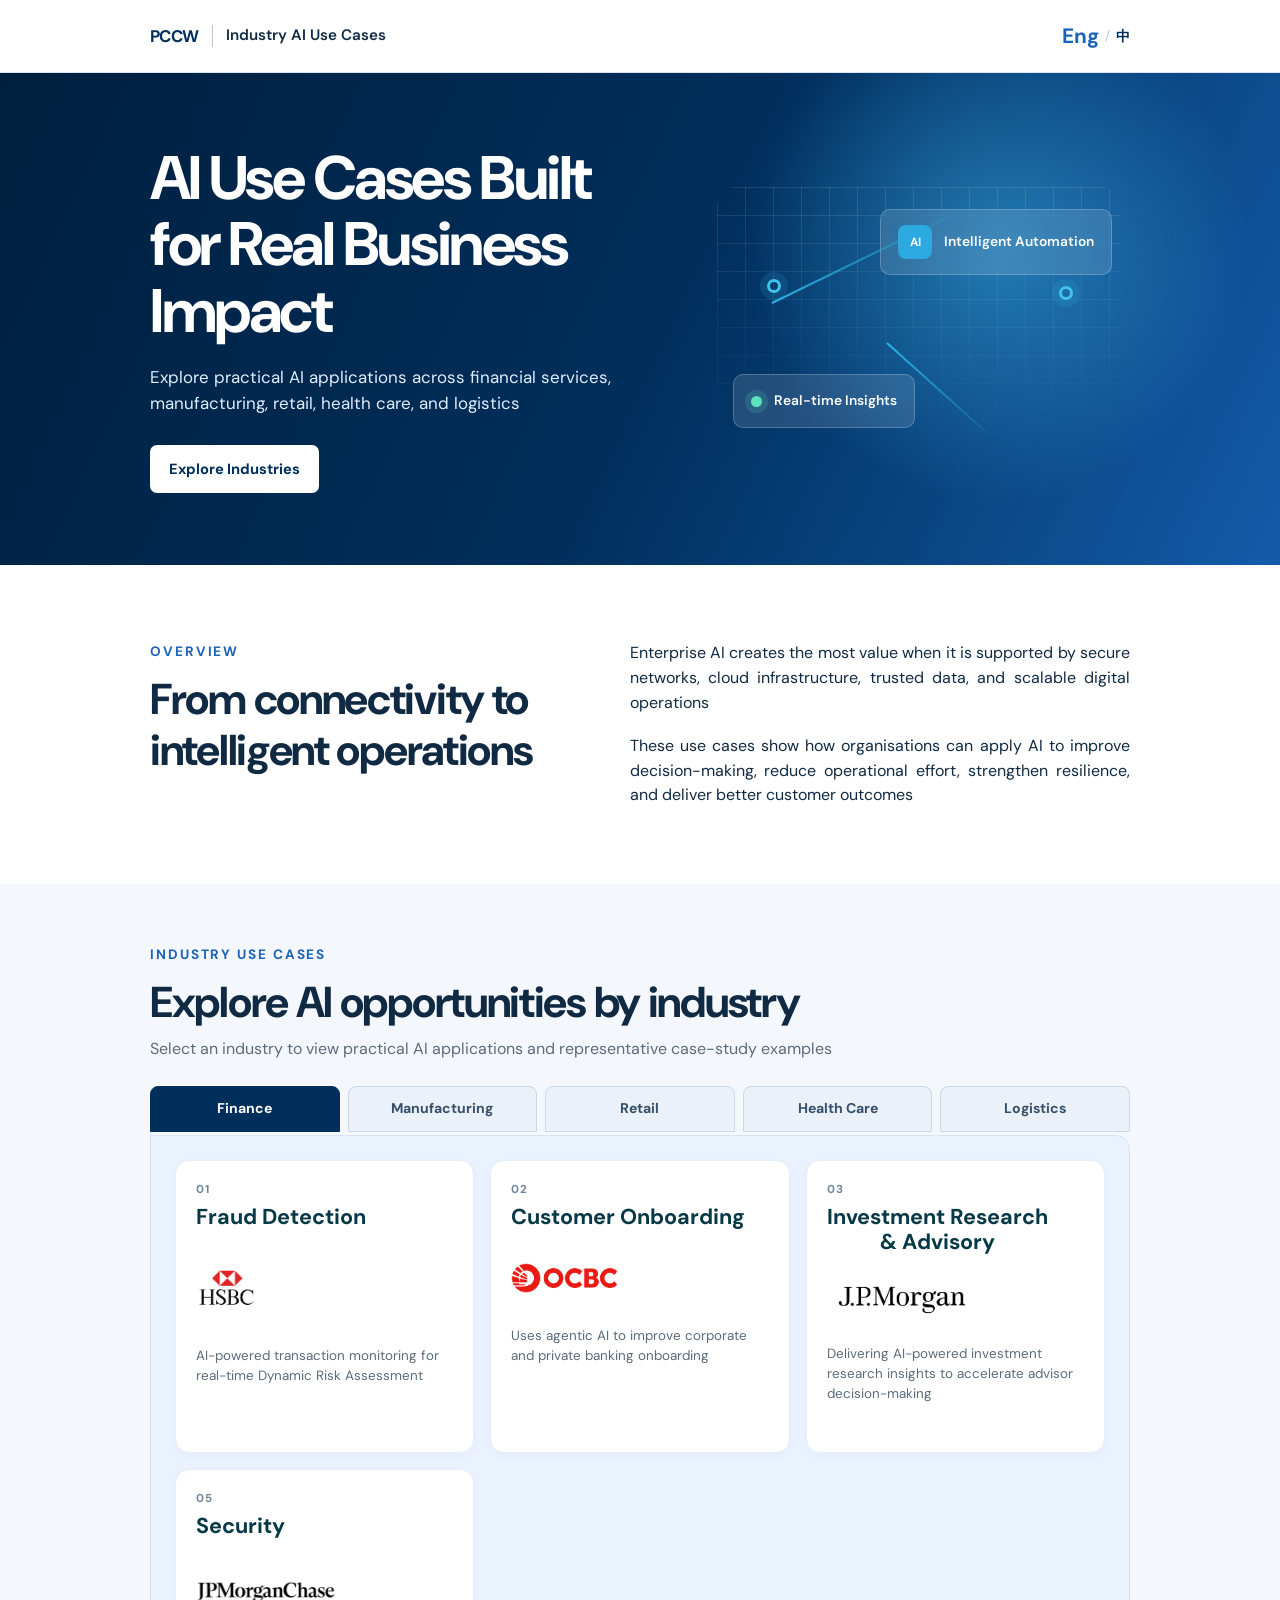
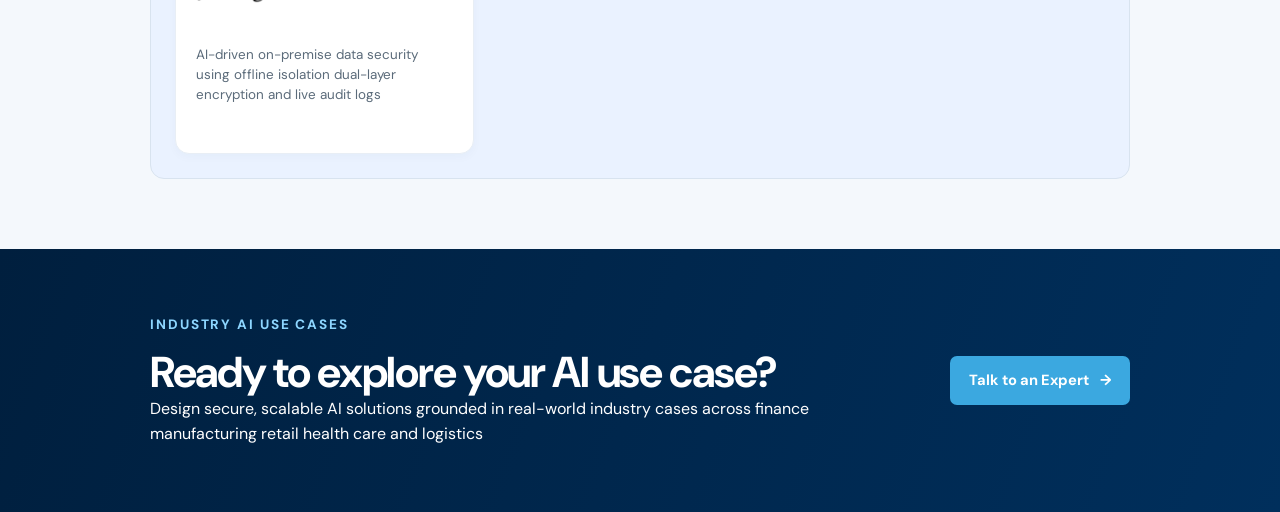
<file: index.html>
<!DOCTYPE html>
<html lang="en">
<head>
  <meta charset="UTF-8" />
  <meta name="viewport" content="width=device-width, initial-scale=1.0" />
  <title>PCCW | Industry AI Use Cases</title>

  <link rel="preconnect" href="https://fonts.googleapis.com">
  <link rel="preconnect" href="https://fonts.gstatic.com" crossorigin>
  <link
    href="https://fonts.googleapis.com/css2?family=DM+Sans:wght@400;500;600;700&display=swap"
    rel="stylesheet"
  >

  <link rel="stylesheet" href="Styling and JavaScript/Style.css">
</head>
<body>

  <header class="site-header">
    <div class="header-container">
      <a class="brand" href="#overview" aria-label="PCCW Industry AI Use Cases">
        <span class="brand-mark" id="brand-mark">PCCW</span>
        <span class="brand-divider"></span>
        <span class="brand-name" id="brand-name">Industry AI Use Cases</span>
      </a>

      <div class="header-toggle" aria-label="Language toggle">
        <button type="button" class="lang-toggle active" data-lang="en">Eng</button>
        <span class="lang-divider">/</span>
        <button type="button" class="lang-toggle" data-lang="zh">中</button>
      </div>
    </div>
  </header>

  <main>

<!-- HERO -->
    <section class="hero-section">
      <div class="hero-container">
        <div class="hero-content">
          
          <h1 data-text-en="AI Use Cases Built for Real Business Impact" data-text-zh="人工智慧應用案例，為業務創造實際成效">
            AI Use Cases Built for Real Business Impact
          </h1>

          <p class="hero-text" data-text-en="Explore practical AI applications across financial services, manufacturing, retail, health care, and logistics" data-text-zh="探索實用的人工智慧應用，涵蓋金融服務、製造、零售、醫療及物流">
            Explore practical AI applications across financial services,
            manufacturing, retail, health care, and logistics
          </p>

          <a class="primary-button" href="#industry" data-text-en="Explore Industries" data-text-zh="探索行業">
            Explore Industries <span>&rarr;</span>
          </a>
        </div>

        <div class="hero-visual" aria-hidden="true">
          <div class="visual-grid"></div>
          <div class="visual-card visual-card-one">
            <span class="visual-icon">AI</span>
            <span data-text-en="Intelligent Automation" data-text-zh="智能自動化">Intelligent Automation</span>
          </div>
          <div class="visual-card visual-card-two">
            <span class="visual-dot"></span>
            <span data-text-en="Real-time Insights" data-text-zh="即時洞察">Real-time Insights</span>
          </div>
          <div class="visual-line visual-line-one"></div>
          <div class="visual-line visual-line-two"></div>
          <div class="visual-circle visual-circle-one"></div>
          <div class="visual-circle visual-circle-two"></div>
        </div>
      </div>
    </section>

 <!-- OVERVIEW -->
    <section class="overview-section" id="overview">
      <div class="section-container overview-container">
        <div class="overview-heading">
          <p class="eyebrow" data-text-en="OVERVIEW" data-text-zh="概覽">OVERVIEW</p>
          <h2 class="overview-title" data-text-en="From connectivity to intelligent operations" data-text-zh="從連接到智能營運">
            From connectivity to intelligent operations
          </h2>
        </div>

        <div class="overview-content">
          <p data-text-en="Enterprise AI creates the most value when it is supported by secure networks, cloud infrastructure, trusted data, and scalable digital operations"
             data-text-zh="企業人工智慧在安全網絡、雲端基礎設施、可信數據與可擴展數碼營運的支援下，才能發揮最大價值">
            Enterprise AI creates the most value when it is supported by secure networks, cloud infrastructure, trusted data, and scalable digital operations
          </p>

          <p data-text-en="These use cases show how organisations can apply AI to improve decision-making, reduce operational effort, strengthen resilience, and deliver better customer outcomes"
             data-text-zh="這些案例展示了企業如何應用人工智慧來改善決策、減少營運工作量、加強韌性，並提升客戶體驗">
            These use cases show how organisations can apply AI to improve decision-making, reduce operational effort, strengthen resilience, and deliver better customer outcomes
          </p>
        </div>
      </div>
    </section>

<!-- INDUSTRY -->
    <section class="industry-section" id="industry">
      <div class="section-container">

        <div class="section-heading">
          <p class="eyebrow" data-text-en="INDUSTRY USE CASES" data-text-zh="行業應用案例">INDUSTRY USE CASES</p>
          <h2 data-text-en="Explore AI opportunities by industry" data-text-zh="按行業探索人工智慧應用">Explore AI opportunities by industry</h2>
          <p data-text-en="Select an industry to view practical AI applications and representative case-study examples"
             data-text-zh="選擇一個行業，查看實用的人工智慧應用與代表性案例">
            Select an industry to view practical AI applications and representative case-study examples.
          </p>
        </div>

        <div class="industry-tabs">
          <button class="industry-tab active" type="button" data-tab="finance" aria-selected="true" data-text-en="Finance" data-text-zh="金融">Finance</button>
          <button class="industry-tab" type="button" data-tab="manufacturing" aria-selected="false" data-text-en="Manufacturing" data-text-zh="製造">Manufacturing</button>
          <button class="industry-tab" type="button" data-tab="retail" aria-selected="false" data-text-en="Retail" data-text-zh="零售">Retail</button>
          <button class="industry-tab" type="button" data-tab="healthcare" aria-selected="false" data-text-en="Health Care" data-text-zh="醫療">Health Care</button>
          <button class="industry-tab" type="button" data-tab="logistics" aria-selected="false" data-text-en="Logistics" data-text-zh="物流">Logistics</button>
        </div>

        <div class="industry-panel-wrap">

<!-- Finance -->
    <div class="industry-panel active" data-panel="finance" id="finance-panel">
      <div class="case-grid case-grid--finance">
        
      
      <!-- Fraud Detection – HSBC -->
      <button
        class="case-card case-card--button"
        type="button"
        data-case="hsbc"
        aria-label="Open HSBC case study">
        <div class="case-card-top">
          <span class="case-number">01</span>
          <h3
            data-text-en="Fraud Detection"
            data-text-zh="詐騙偵測"
          >
            Fraud Detection
          </h3>
        </div>

        <div class="company-block company-block--hsbc">
          <img
            class="company-logo company-logo--hsbc"
            src="Company Logo/HSBC.jpeg"
            alt="HSBC logo"
          >
        </div>

        <div class="case-card-bottom">
          <p
            data-text-en="AI-powered transaction monitoring for real-time Dynamic Risk Assessment"
            data-text-zh="運用人工智慧交易監控，實現動態風險評估"
          >
            AI-powered transaction monitoring for real-time Dynamic Risk Assessment
          </p>
          <span
            class="case-link"
            data-text-en="View Case Study →"
            data-text-zh="查看案例 →"
          >
            View Case Study → <span>&rarr;</span>
          </span>
        </div>
      </button>

        
      <!-- Customer Onboarding – OCBC -->
      <button class="case-card case-card--button" type="button" data-case="ocbc" aria-label="Open OCBC case study">
        <div class="case-card-top">
          <span class="case-number">02</span>
          <h3 data-text-en="Customer Onboarding" data-text-zh="客戶開戶">
              Customer Onboarding
          </h3>
        </div>

        <div class="company-block company-block--logo">
          <img class="company-logo company-logo--ocbc" src="Company Logo/OCBC.png" alt="OCBC logo">
        </div>

        <div class="case-card-bottom">
          <p
            data-text-en="Uses agentic AI to improve corporate and private banking onboarding"
            data-text-zh="利用代理型人工智慧提升企業及私人銀行的開戶與入職體驗"
          >
            Uses agentic AI to improve corporate and private banking onboarding
          </p>
          <span class="case-link" data-text-en="View Case Study →" data-text-zh="查看案例 →">
              View Case Study → <span>&rarr;</span>
          </span>
        </div>
      </button>

      
      <!-- Investment Research & Advisory – Ask DAVID -->
      <button class="case-card case-card--button" type="button" data-case="david" aria-label="Open Ask DAVID case study">
        <div class="case-card-top">
          <span class="case-number">03</span>
          <h3 data-text-en="Investment Research<br>&amp; Advisory" data-text-zh="投資研究與顧問">
            Investment Research<br>&amp; Advisory
          </h3>
        </div>

        <div class="company-block company-block--logo">
          <img class="company-logo company-logo--jpmorgan" src="Company Logo/JPMorgan.png" alt="J.P. Morgan logo">
        </div>

        <div class="case-card-bottom">
          <p
            data-text-en="Delivering AI-powered investment research insights to accelerate advisor decision-making"
            data-text-zh="運用人工智慧提供精準投資研究洞察，加速顧問決策效率"
          >
            Delivering AI-powered investment research insights to accelerate advisor decision-making
          </p>
          <span class="case-link" data-text-en="View Case Study →" data-text-zh="查看案例 →">
            View Case Study → <span>&rarr;</span>
          </span>
        </div>
      </button>

     

      <!-- Security – JPMorgan × AWS -->
      <button class="case-card case-card--button" type="button" data-case="jpmorgan" aria-label="Open JPMorgan Chase case study">
        <div class="case-card-top">
          <span class="case-number">05</span>
          <h3 data-text-en="Security" data-text-zh="安全">
            Security
          </h3>
        </div>

        <div class="company-block company-block--logo">
          <img class="company-logo company-logo--aws" src="Company Logo/JPMorgan Chase.png" alt="JPMorgan Chase logo">
        </div>

        <div class="case-card-bottom">
          <p
            data-text-en="AI-driven on-premise data security using offline isolation dual-layer encryption and live audit logs"
            data-text-zh="以人工智慧驅動的本地數據安全方案 結合離線隔離 雙層加密及即時審計記錄"
          >
            AI-driven on-premise data security using offline isolation dual-layer encryption and live audit logs
          </p>
          <span class="case-link" data-text-en="View Case Study →" data-text-zh="查看案例 →">
            View Case Study → <span>&rarr;</span>
          </span>
        </div>
      </button>

    </div>
  </div>

<!-- MANUFACTURING -->
    <div class="industry-panel" data-panel="manufacturing" id="manufacturing-panel" hidden>
      <div class="case-grid case-grid--two">

        <!-- Mitsubishi Heavy Industries – Predictive Maintenance -->
        <button class="case-card case-card--button" type="button" data-case="mhi-maintenance">
          <div class="case-card-top">
            <span class="case-number">01</span>
            <h3
              data-text-en="Predictive Maintenance"
              data-text-zh="預測性維護"
            >
              Predictive Maintenance
            </h3>
          </div>

          <!-- Company block with language-specific logos -->
          <div class="company-block company-block--logo">
            <!-- English logo -->
            <img
              class="company-logo company-logo--mhi company-logo--en"
              src="Company Logo/Mitsubishi Heavy Industries (ENG) .jpeg"
              alt="Mitsubishi Heavy Industries logo"
            >
            <!-- Chinese logo -->
            <img
              class="company-logo company-logo--mhi company-logo--zh"
              src="Company Logo/Mitsubishi Heavy Industries (CHI).png"
              alt="三菱重工 標誌"
            >
          </div>

          <div class="case-card-bottom">
            <p
              data-text-en="AI-supported monitoring helps identify equipment risks before they affect operations."
              data-text-zh="人工智慧監測有助於在設備影響營運前識別風險"
            >
              AI-supported monitoring helps identify equipment risks before they affect operations.
            </p>
            <span
              class="case-link"
              data-text-en="View Case Study →"
              data-text-zh="查看案例 →"
            >
              View Case Study →<span>&rarr;</span>
            </span>
          </div>
        </button>

        <!-- Supply Chain Optimisation – WiAdvance -->
        <button class="case-card case-card--button" type="button" data-case="wiadvance-supply" aria-label="Open WiAdvance case study">
          <div class="case-card-top">
            <span class="case-number">02</span>
            <h3
              data-text-en="Supply Chain Optimisation"
              data-text-zh="供應鏈最佳化"
            >
              Supply Chain Optimisation
            </h3>
          </div>

          <!-- Company block with WiAdvance logo -->
          <div class="company-block company-block--logo">
            <img
              class="company-logo company-logo--wiadvance"
              src="Company Logo/WiAdvance.jpg"
              alt="WiAdvance logo"
            >
          </div>

          <div class="case-card-bottom">
            <p
              data-text-en="AI scheduling and optimisation improve production planning and resource allocation."
              data-text-zh="人工智慧排程及最佳化有助提升生產規劃與資源分配。"
            >
              AI scheduling and optimisation improve production planning and resource allocation.
            </p>
            <span
              class="case-link"
              data-text-en="View Case Study →"
              data-text-zh="查看案例 →"
            >
              View Case Study →<span>&rarr;</span>
            </span>
          </div>
        </button>

      </div>
    </div>

<!-- RETAIL -->
    <div class="industry-panel" data-panel="retail" id="retail-panel" hidden>
      <div class="case-grid case-grid--two">

        <!-- AWS – Customer Service Agents -->
        <button class="case-card case-card--button" type="button" data-case="aws-agents">
          <div class="case-card-top">
            <span class="case-number">01</span>
            <h3
              data-text-en="Customer Service Agents"
              data-text-zh="客戶服務代理"
            >
              Customer Service Agents
            </h3>
          </div>

          <!-- Company block with AWS logo -->
          <div class="company-block company-block--logo">
            <img
              class="company-logo company-logo--aws"
              src="Company Logo/AWS.png"
              alt="AWS logo"
            >
          </div>

          <div class="case-card-bottom">
            <p
              data-text-en="AI agents support customer-service representatives during live interactions"
              data-text-zh="人工智慧代理在即時互動中協助客戶服務人員"
            >
              AI agents support customer-service representatives during live interactions
            </p>
            <span
              class="case-link"
              data-text-en="View Case Study →"
              data-text-zh="查看案例 →"
            >
              View Case Study →<span>&rarr;</span>
            </span>
          </div>
        </button>

        <!-- Nike – Personalisation -->
        <button class="case-card case-card--button" type="button" data-case="nike-personalisation">
          <div class="case-card-top">
            <span class="case-number">02</span>
            <h3
              data-text-en="Personalisation"
              data-text-zh="個人化"
            >
              Personalisation
            </h3>
          </div>

          <!-- Company block with Nike logo -->
          <div class="company-block company-block--logo">
            <img
              class="company-logo company-logo--nike"
              src="Company Logo/Nike.jpg"
              alt="Nike logo"
            >
          </div>

          <div class="case-card-bottom">
            <p
              data-text-en="Use customer data and AI to create more relevant product experiences"
              data-text-zh="利用客戶數據及人工智慧提供更相關的產品體驗"
            >
              Use customer data and AI to create more relevant product experiences
            </p>
            <span
              class="case-link"
              data-text-en="View Case Study →"
              data-text-zh="查看案例 →"
            >
              View Case Study →<span>&rarr;</span>
            </span>
          </div>
        </button>

      </div>
    </div>


<!-- HEALTH CARE -->
    <div class="industry-panel" data-panel="healthcare" id="healthcare-panel" hidden>
      <div class="case-grid case-grid--two">

        <!-- Patient Engagement – Salesforce Health Cloud -->
        <button
          class="case-card case-card--button"
          type="button"
          data-case="salesforce-engagement"
          aria-label="Open Salesforce Health Cloud case study"
        >
          <div class="case-card-top">
            <span class="case-number">01</span>
            <h3
              data-text-en="Patient Engagement"
              data-text-zh="病人互動"
            >
              Patient Engagement
            </h3>
          </div>

          <!-- Company block with Salesforce Health Cloud logo -->
          <div class="company-block company-block--logo">
            <img
              class="company-logo company-logo--salesforce"
              src="Company Logo/Salesforce Health Cloud.jpg"
              alt="Salesforce Health Cloud logo"
            >
          </div>

          <div class="case-card-bottom">
            <p
              data-text-en="Connect patient information and engagement workflows across care journeys."
              data-text-zh="連接病人資料及照護流程中的互動工作流。"
            >
              Connect patient information and engagement workflows across care journeys.
            </p>
            <span
              class="case-link"
              data-text-en="View Case Study →"
              data-text-zh="查看案例 →"
            >
              View Case Study →<span>&rarr;</span>
            </span>
          </div>
        </button>

        <!-- Clinical Diagnostics – Proscia -->
        <button
          class="case-card case-card--button"
          type="button"
          data-case="prosaic-diagnostics"
          aria-label="Open Proscia case study"
        >
          <div class="case-card-top">
            <span class="case-number">02</span>
            <h3
              data-text-en="Clinical Diagnostics"
              data-text-zh="臨床診斷"
            >
              Clinical Diagnostics
            </h3>
          </div>

          <!-- Company block with Proscia logo -->
          <div class="company-block company-block--logo">
            <img
              class="company-logo company-logo--proscia"
              src="Company Logo/Proscia.png"
              alt="Proscia logo"
            >
          </div>

          <div class="case-card-bottom">
            <p
              data-text-en="AI supports clinical diagnostic workflows and medical decision support."
              data-text-zh="人工智慧支援臨床診斷流程與醫療決策。"
            >
              AI supports clinical diagnostic workflows and medical decision support.
            </p>
            <span
              class="case-link"
              data-text-en="View Case Study →"
              data-text-zh="查看案例 →"
            >
              View Case Study →<span>&rarr;</span>
            </span>
          </div>
        </button>

      </div>
    </div>

    <!-- LOGISTICS -->
    <div
      class="industry-panel"
      data-panel="logistics"
      id="logistics-panel"
      hidden
    >
      <div class="case-grid">

        <!-- UPS ROUTE OPTIMISATION -->
        <button
          class="case-card case-card--button"
          type="button"
          data-case="ups-orion"
          aria-label="Open UPS ORION case study"
        >
          <div class="case-card-top">
            <span class="case-number">01</span>

            <h3
              data-text-en="Route Optimisation"
              data-text-zh="路線最佳化"
            >
              Route Optimisation
            </h3>

          </div>

          <div class="company-block company-block--ups">
            <img
              class="company-logo company-logo--ups"
              src="Company Logo/UPS.png"
              alt="UPS logo"
              loading="lazy"
            >
          </div>

          <div class="case-card-bottom">
            <p
              data-text-en="AI-powered delivery route optimisation using traffic conditions, delivery commitments, package data, and real-time operational information."
              data-text-zh="運用人工智慧整合即時交通、送貨承諾、包裹資料及營運資訊，優化配送路線。"
            >
              AI-powered delivery route optimisation using traffic conditions,
              delivery commitments, package data, and real-time operational information.
            </p>

            <span
              class="case-link"
              data-text-en="View Case Study →"
              data-text-zh="查看案例 →"
            >
              View Case Study →
            </span>
          </div>
        </button>

        <!-- SAMSARA FLEET MONITORING -->
        <button
          class="case-card case-card--button"
          type="button"
          data-case="samsara-fleet"
          aria-label="Open Samsara fleet monitoring case study"
        >
          <div class="case-card-top">
            <span class="case-number">02</span>

            <h3
              data-text-en="Fleet Monitoring"
              data-text-zh="車隊監控"
            >
              Fleet Monitoring
            </h3>
          </div>

          <div class="company-block company-block--samsara">
            <img
              class="company-logo company-logo--samsara"
              src="Company Logo/Samsara.png"
              alt="Samsara logo"
              loading="lazy"
            >
          </div>

          <div class="case-card-bottom">
            <p
              data-text-en="AI-powered multi-camera fleet monitoring that improves vehicle visibility, detects hazards, and alerts drivers in real time."
              data-text-zh="透過人工智慧多鏡頭車隊監控，提升車輛視野、偵測道路風險，並即時提醒司機。"
            >
              AI-powered multi-camera fleet monitoring that improves vehicle visibility,
              detects hazards, and alerts drivers in real time.
            </p>

            <span
              class="case-link"
              data-text-en="View Case Study →"
              data-text-zh="查看案例 →"
            >
              View Case Study →
            </span>
          </div>
        </button>

      </div>
    </div>

          <!-- HSBC DETAIL -->
          <article class="case-detail case-detail--hsbc" data-detail="hsbc" hidden>
            <button type="button" class="back-button" data-text-en="← Back to Finance" data-text-zh="← 返回金融">
              ← Back to Finance
            </button>

            <div class="case-detail-intro case-detail-intro--hsbc">
              <p class="detail-kicker" data-text-en="HSBC × Google Cloud" data-text-zh="HSBC × Google Cloud">
                HSBC × Google Cloud
              </p>
              <h2
                data-text-en="Dynamic Risk Assessment Anti-Money Laundering AI Platform"
                data-text-zh="動態風險評估反洗錢人工智慧平台"
              >
                Dynamic Risk Assessment Anti-Money Laundering AI Platform
              </h2>
              <p
                data-text-en="Cloud-native Anti-Money Laundering monitoring deployed with Google Cloud"
                data-text-zh="與 Google Cloud 合作部署的雲端原生反洗錢監控平台"
              >
                Cloud-native Anti-Money Laundering monitoring deployed with Google Cloud
              </p>
            </div>

            <div class="benefit-grid benefit-grid--hsbc">
              <!-- Card 1 -->
              <div class="benefit-card benefit-card--hsbc">
                <div class="benefit-header">
                  <span class="benefit-number">01</span>
                  <h3 data-text-en="Anti-Money Laundering &amp; Fraud Detection" data-text-zh="反洗錢與詐騙偵測">
                    Anti-Money Laundering &amp; Fraud Detection
                  </h3>
                </div>
                <ul class="bullet-list">
                  <li data-text-en="Behavioral profiling replaces rigid rules" data-text-zh="行為輪廓分析取代僵化規則">
                    Behavioral profiling replaces rigid rules
                  </li>
                  <li data-text-en="Network analysis finds mule rings" data-text-zh="網絡分析識別車手集團">
                    Network analysis finds mule rings
                  </li>
                </ul>
              </div>

              <!-- Card 2 -->
              <div class="benefit-card benefit-card--hsbc">
                <div class="benefit-header">
                  <span class="benefit-number">02</span>
                  <h3 data-text-en="Cloud Analytics" data-text-zh="雲端分析">
                    Cloud Analytics
                  </h3>
                </div>
                <ul class="bullet-list">
                  <li data-text-en="80%＋ faster in 24-month lookbacks" data-text-zh="24個月加快 80% 以上回溯分析">
                    80%＋ faster in 24-month lookbacks
                  </li>
                  <li data-text-en="Elastic scaling handles global volume" data-text-zh="彈性擴展支援全球交易量">
                    Elastic scaling handles global volume
                  </li>
                </ul>
              </div>

              <!-- Card 3 -->
              <div class="benefit-card benefit-card--hsbc">
                <div class="benefit-header">
                  <span class="benefit-number">03</span>
                  <h3 data-text-en="Operational Efficiency" data-text-zh="營運效率">
                    Operational Efficiency
                  </h3>
                </div>
                <ul class="bullet-list">
                  <li data-text-en="Fewer false positives" data-text-zh="降低誤報">
                    Fewer false positives.
                  </li>
                  <li data-text-en="Clearer, faster Suspicious Activity Reports" data-text-zh="更清晰、更快速的可疑活動報告">
                    Clearer, faster Suspicious Activity Reports
                  </li>
                </ul>
              </div>
            </div>
          </article>

          <!-- OCBC DETAIL -->
          <article class="case-detail case-detail--ocbc" data-detail="ocbc" hidden>
            <button
              type="button"
              class="back-button"
              data-text-en="← Back to Finance"
              data-text-zh="← 返回金融"
            >
              ← Back to Finance
            </button>

            <div class="case-detail-intro case-detail-intro--ocbc">
              <p
                class="detail-kicker"
                data-text-en="OCBC"
                data-text-zh="OCBC"
              >
                OCBC
              </p>
              <h2
                data-text-en="HELIOS Agentic AI Onboarding Platform"
                data-text-zh="HELIOS 代理型人工智慧入職平台"
              >
                HELIOS Agentic AI Onboarding Platform
              </h2>
              <p
                data-text-en="Agentic AI for faster onboarding and ongoing surveillance"
                data-text-zh="以代理型人工智慧加速開戶並持續監控"
              >
                Agentic AI for faster onboarding and ongoing surveillance
              </p>
            </div>

            <div class="benefit-grid benefit-grid--ocbc">
              <!-- Card 1 -->
              <div class="benefit-card benefit-card--ocbc">
                <div class="benefit-header">
                  <span class="benefit-number">01</span>
                  <h3
                    data-text-en="Faster Onboarding"
                    data-text-zh="加速開戶"
                  >
                    Faster Onboarding
                  </h3>
                </div>
                <ul class="bullet-list">
                  <li
                    data-text-en="Cuts private banking onboarding to 15 business days"
                    data-text-zh="私人銀行開戶縮短至 15 個工作天"
                  >
                    Cuts private banking onboarding to 15 business days
                  </li>
                  <li
                    data-text-en="Simple cases can finish in 1 day"
                    data-text-zh="簡單個案最快 1 天完成"
                  >
                    Simple cases can finish in 1 day
                  </li>
                </ul>
              </div>

              <!-- Card 2 -->
              <div class="benefit-card benefit-card--ocbc">
                <div class="benefit-header">
                  <span class="benefit-number">02</span>
                  <h3
                    data-text-en="Front-Loaded Due Diligence"
                    data-text-zh="前置盡職調查"
                  >
                    Front-Loaded Due Diligence
                  </h3>
                </div>
                <ul class="bullet-list">
                  <li
                    data-text-en="Collects and verifies data before Relationship Manager engagement"
                    data-text-zh="在 Relationship Manager 接觸前先收集並驗證資料"
                  >
                    Collects and verifies data before Relationship Manager engagement
                  </li>
                  <li
                    data-text-en="Creates credit risk and source of wealth profiles early"
                    data-text-zh="提前建立信用風險與財富來源檔案"
                  >
                    Creates credit risk and source of wealth profiles early
                  </li>
                </ul>
              </div>

              <!-- Card 3 -->
              <div class="benefit-card benefit-card--ocbc">
                <div class="benefit-header">
                  <span class="benefit-number">03</span>
                  <h3
                    data-text-en="Smarter Compliance"
                    data-text-zh="智慧合規"
                  >
                    Smarter Compliance
                  </h3>
                </div>
                <ul class="bullet-list">
                  <li
                    data-text-en="Maps complex entities and relationships in minutes"
                    data-text-zh="數分鐘內完成複雜關聯圖譜分析"
                  >
                    Maps complex entities and relationships in minutes
                  </li>
                  <li
                    data-text-en="Continuously monitors risk after onboarding"
                    data-text-zh="開戶後持續監控風險"
                  >
                    Continuously monitors risk after onboarding
                  </li>
                </ul>
              </div>
            </div>
          </article>

          <!-- OCBC DETAIL -->
          <article class="case-detail case-detail--ocbc" data-detail="ocbc" hidden>
            <button
              type="button"
              class="back-button"
              data-text-en="← Back to Finance"
              data-text-zh="← 返回金融"
            >
              ← Back to Finance
            </button>

            <div class="case-detail-intro case-detail-intro--ocbc">
              <p
                class="detail-kicker"
                data-text-en="OCBC"
                data-text-zh="OCBC"
              >
                OCBC
              </p>
              <h2
                data-text-en="HELIOS Agentic AI Onboarding Platform"
                data-text-zh="HELIOS 代理型人工智慧入職平台"
              >
                HELIOS Agentic AI Onboarding Platform
              </h2>
              <p
                data-text-en="Agentic AI for faster onboarding and ongoing surveillance"
                data-text-zh="以代理型人工智慧加速開戶並持續監控"
              >
                Agentic AI for faster onboarding and ongoing surveillance
              </p>
            </div>

            <div class="benefit-grid benefit-grid--ocbc">
              <!-- Card 1 -->
              <div class="benefit-card benefit-card--ocbc">
                <div class="benefit-header">
                  <span class="benefit-number">01</span>
                  <h3
                    data-text-en="Faster Onboarding"
                    data-text-zh="加速開戶"
                  >
                    Faster Onboarding
                  </h3>
                </div>
                <ul class="bullet-list">
                  <li
                    data-text-en="Cuts private banking onboarding to 15 business days"
                    data-text-zh="私人銀行開戶縮短至 15 個工作天"
                  >
                    Cuts private banking onboarding to 15 business days
                  </li>
                  <li
                    data-text-en="Simple cases can finish in 1 day"
                    data-text-zh="簡單個案最快 1 天完成"
                  >
                    Simple cases can finish in 1 day
                  </li>
                </ul>
              </div>

              <!-- Card 2 -->
              <div class="benefit-card benefit-card--ocbc">
                <div class="benefit-header">
                  <span class="benefit-number">02</span>
                  <h3
                    data-text-en="Front-Loaded Due Diligence"
                    data-text-zh="前置盡職調查"
                  >
                    Front-Loaded Due Diligence
                  </h3>
                </div>
                <ul class="bullet-list">
                  <li
                    data-text-en="Collects and verifies data before Relationship Manager engagement"
                    data-text-zh="在 Relationship Manager 接觸前先收集並驗證資料"
                  >
                    Collects and verifies data before Relationship Manager engagement
                  </li>
                  <li
                    data-text-en="Creates credit risk and source of wealth profiles early"
                    data-text-zh="提前建立信用風險與財富來源檔案"
                  >
                    Creates credit risk and source of wealth profiles early
                  </li>
                </ul>
              </div>

              <!-- Card 3 -->
              <div class="benefit-card benefit-card--ocbc">
                <div class="benefit-header">
                  <span class="benefit-number">03</span>
                  <h3
                    data-text-en="Smarter Compliance"
                    data-text-zh="智慧合規"
                  >
                    Smarter Compliance
                  </h3>
                </div>
                <ul class="bullet-list">
                  <li
                    data-text-en="Maps complex entities and relationships in minutes"
                    data-text-zh="數分鐘內完成複雜關聯圖譜分析"
                  >
                    Maps complex entities and relationships in minutes
                  </li>
                  <li
                    data-text-en="Continuously monitors risk after onboarding"
                    data-text-zh="開戶後持續監控風險"
                  >
                    Continuously monitors risk after onboarding
                  </li>
                </ul>
              </div>
            </div>
          </article>

          <!-- ASK DAVID DETAIL -->
          <article class="case-detail case-detail--david" data-detail="david" hidden>
            <button
              type="button"
              class="back-button"
              data-text-en="← Back to Finance"
              data-text-zh="← 返回金融"
            >
              ← Back to Finance
            </button>

            <div class="case-detail-intro case-detail-intro--david">
              <p
                class="detail-kicker"
                data-text-en="J.P. Morgan Private Bank"
                data-text-zh="摩根大通私人銀行"
              >
                J.P. Morgan Private Bank
              </p>
              <h2
                data-text-en="Ask DAVID"
                data-text-zh="Ask DAVID"
              >
                Ask DAVID
              </h2>
              <p
                data-text-en="AI-Powered Domain-Specific Question Answering Agent for Investment Research & Advisory"
                data-text-zh="專為投資研究與顧問設計的領域專用人工智慧問答代理"
              >
                AI-Powered Domain-Specific Question Answering Agent for Investment Research & Advisory
              </p>
            </div>

            <div class="benefit-grid benefit-grid--david">
              <!-- Card 1 -->
              <div class="benefit-card benefit-card--david">
                <div class="benefit-header">
                  <span class="benefit-number">01</span>
                  <h3
                    data-text-en="Research Automation"
                    data-text-zh="研究自動化"
                  >
                    Research Automation
                  </h3>
                </div>
                <ul class="bullet-list">
                  <li
                    data-text-en="Queries structured and unstructured data"
                    data-text-zh="查詢結構化與非結構化資料"
                  >
                    Queries structured and unstructured data
                  </li>
                  <li
                    data-text-en="Speeds up complex investment questions"
                    data-text-zh="加速複雜投資問題回應"
                  >
                    Speeds up complex investment questions
                  </li>
                </ul>
              </div>

              <!-- Card 2 -->
              <div class="benefit-card benefit-card--david">
                <div class="benefit-header">
                  <span class="benefit-number">02</span>
                  <h3
                    data-text-en="Advisor Support"
                    data-text-zh="顧問支援"
                  >
                    Advisor Support
                  </h3>
                </div>
                <ul class="bullet-list">
                  <li
                    data-text-en="Gives instant analytics and reasoning in meetings"
                    data-text-zh="會議中即時提供分析與推理"
                  >
                    Gives instant analytics and reasoning in meetings
                  </li>
                  <li
                    data-text-en="Reduces wait time for presentations"
                    data-text-zh="縮短簡報等待時間"
                  >
                    Reduces wait time for presentations
                  </li>
                </ul>
              </div>

              <!-- Card 3 -->
              <div class="benefit-card benefit-card--david">
                <div class="benefit-header">
                  <span class="benefit-number">03</span>
                  <h3
                    data-text-en="Efficient Expert Work"
                    data-text-zh="提升專家效率"
                  >
                    Efficient Expert Work
                  </h3>
                </div>
                <ul class="bullet-list">
                  <li
                    data-text-en="Delivers personalized insights at scale"
                    data-text-zh="規模化提供客製化分析觀點"
                  >
                    Delivers personalized insights at scale
                  </li>
                  <li
                    data-text-en="Frees experts for higher-value decisions"
                    data-text-zh="讓專家專注高價值決策"
                  >
                    Frees experts for higher-value decisions
                  </li>
                </ul>
              </div>
            </div>
          </article>

          <!-- JPMORGAN CHASE WITH AWS -->
          <article class="case-detail case-detail--jpmorgan" data-detail="jpmorgan" hidden>
            <button
              type="button"
              class="back-button"
              data-text-en="← Back to Finance"
              data-text-zh="← 返回金融"
            >
              ← Back to Finance
            </button>

            <div class="case-detail-intro case-detail-intro--jpmorgan">
              <p
                class="detail-kicker"
                data-text-en="JPMorgan Chase × AWS"
                data-text-zh="JPMorgan Chase × AWS"
              >
                JPMorgan Chase × AWS
              </p>
              <h2
                data-text-en="Omni-AI Secure Model Training Platform"
                data-text-zh="Omni-AI 安全模型訓練平台"
              >
                Omni-AI Secure Model Training Platform
              </h2>
              <p
                data-text-en="Secure AI training with isolated cloud infrastructure and on-premises control"
                data-text-zh="透過隔離雲端基礎設施與地端控制實現安全人工智慧訓練"
              >
                Secure AI training with isolated cloud infrastructure and on-premises control
              </p>
            </div>

            <div class="benefit-grid benefit-grid--jpmorgan">
              <!-- Card 1 -->
              <div class="benefit-card benefit-card--jpmorgan">
                <div class="benefit-header">
                  <span class="benefit-number">01</span>
                  <h3
                    data-text-en="On-Premises Control"
                    data-text-zh="地端控制"
                  >
                    On-Premises Control
                  </h3>
                </div>
                <ul class="bullet-list">
                  <li
                    data-text-en="Identity checks happen in JPMC data center"
                    data-text-zh="身分驗證在 JPMC 地端完成"
                  >
                    Identity checks happen in JPMC data center
                  </li>
                  <li
                    data-text-en="Data access is tied to internal entitlements"
                    data-text-zh="資料存取綁定內部權限"
                  >
                    Data access is tied to internal entitlements
                  </li>
                </ul>
              </div>

              <!-- Card 2 -->
              <div class="benefit-card benefit-card--jpmorgan">
                <div class="benefit-header">
                  <span class="benefit-number">02</span>
                  <h3
                    data-text-en="Isolated Cloud Training"
                    data-text-zh="隔離雲端訓練"
                  >
                    Isolated Cloud Training
                  </h3>
                </div>
                <ul class="bullet-list">
                  <li
                    data-text-en="Private VPC has zero internet access"
                    data-text-zh="私有 VPC 無外網存取"
                  >
                    Private VPC has zero internet access
                  </li>
                  <li
                    data-text-en="Service Catalog provisions approved environments"
                    data-text-zh="由 Service Catalog 建立核准環境"
                  >
                    Service Catalog provisions approved environments
                  </li>
                </ul>
              </div>

              <!-- Card 3 -->
              <div class="benefit-card benefit-card--jpmorgan">
                <div class="benefit-header">
                  <span class="benefit-number">03</span>
                  <h3
                    data-text-en="Encrypted Audit Trail"
                    data-text-zh="加密稽核軌跡"
                  >
                    Encrypted Audit Trail
                  </h3>
                </div>
                <ul class="bullet-list">
                  <li
                    data-text-en="CloudHSM protects encryption keys"
                    data-text-zh="CloudHSM 保護加密金鑰"
                  >
                    CloudHSM protects encryption keys
                  </li>
                  <li
                    data-text-en="Logs stream to immutable compliance records"
                    data-text-zh="日誌即時串流至合規記錄"
                  >
                    Logs stream to immutable compliance records
                  </li>
                </ul>
              </div>
            </div>
          </article>

          <!-- MHI DETAIL -->
          <article class="case-detail case-detail--mhi" data-detail="mhi-maintenance" hidden>
            <button
              type="button"
              class="back-button"
              data-text-en="← Back to Manufacturing"
              data-text-zh="← 返回製造"
            >
              ← Back to Manufacturing
            </button>

            <div class="case-detail-intro case-detail-intro--mhi">
              <p
                class="detail-kicker"
                data-text-en="Mitsubishi Heavy Industries × SoftBank"
                data-text-zh="三菱重工 × SoftBank"
              >
                Mitsubishi Heavy Industries × SoftBank
              </p>
              <h2
                data-text-en="On-Site AI Equipment Inspection"
                data-text-zh="現場人工智慧設備檢測"
              >
                On-Site AI Equipment Inspection
              </h2>
              <p
                data-text-en="Edge AI for instant defect detection with zero cloud data transfer"
                data-text-zh="邊緣人工智慧即時偵測缺陷且資料不上傳雲端"
              >
                Edge AI for instant defect detection with zero cloud data transfer
              </p>
            </div>

            <div class="benefit-grid benefit-grid--mhi">
              <!-- Card 1 -->
              <div class="benefit-card benefit-card--mhi">
                <div class="benefit-header">
                  <span class="benefit-number">01</span>
                  <h3
                    data-text-en="Zero Latency"
                    data-text-zh="零延遲"
                  >
                    Zero Latency
                  </h3>
                </div>
                <ul class="bullet-list">
                  <li
                    data-text-en="Runs AI on site for instant results"
                    data-text-zh="現場運行人工智慧即時得出結果"
                  >
                    Runs AI on site for instant results
                  </li>
                  <li
                    data-text-en="No wait for cloud processing"
                    data-text-zh="無需等待雲端處理"
                  >
                    No wait for cloud processing
                  </li>
                </ul>
              </div>

              <!-- Card 2 -->
              <div class="benefit-card benefit-card--mhi">
                <div class="benefit-header">
                  <span class="benefit-number">02</span>
                  <h3
                    data-text-en="Mobile Inspection"
                    data-text-zh="手機檢測"
                  >
                    Mobile Inspection
                  </h3>
                </div>
                <ul class="bullet-list">
                  <li
                    data-text-en="Workers upload part photos by phone"
                    data-text-zh="工人以手機上傳零件照片"
                  >
                    Workers upload part photos by phone
                  </li>
                  <li
                    data-text-en="System flags defects and repair steps"
                    data-text-zh="系統標示缺陷並提供維修步驟"
                  >
                    System flags defects and repair steps
                  </li>
                </ul>
              </div>

              <!-- Card 3 -->
              <div class="benefit-card benefit-card--mhi">
                <div class="benefit-header">
                  <span class="benefit-number">03</span>
                  <h3
                    data-text-en="Data Privacy"
                    data-text-zh="資料隱私"
                  >
                    Data Privacy
                  </h3>
                </div>
                <ul class="bullet-list">
                  <li
                    data-text-en="Sensitive data stays on premises"
                    data-text-zh="敏感資料留在本地"
                  >
                    Sensitive data stays on premises
                  </li>
                  <li
                    data-text-en="No confidential files sent to the cloud"
                    data-text-zh="機密檔案不上傳雲端"
                  >
                    No confidential files sent to the cloud
                  </li>
                </ul>
              </div>
            </div>
          </article>

        <!-- WIADVANCE DETAIL -->
        <article class="case-detail case-detail--wiadvance" data-detail="wiadvance-supply" hidden>
          <button
            type="button"
            class="back-button"
            data-text-en="← Back to Manufacturing"
            data-text-zh="← 返回製造"
          >
            ← Back to Manufacturing
          </button>

          <div class="case-detail-intro case-detail-intro--wiadvance">
            <p
              class="detail-kicker"
              data-text-en="WiAdvance"
              data-text-zh="WiAdvance"
            >
              WiAdvance
            </p>
            <h2
              data-text-en="AI Supply Chain Optimisation Platform"
              data-text-zh="人工智慧供應鏈最佳化平台"
            >
              AI Supply Chain Optimisation Platform
            </h2>
            <p
              data-text-en="AI scheduling and optimisation improve production planning and resource allocation."
              data-text-zh="人工智慧排程及最佳化有助提升生產規劃與資源分配。"
            >
              AI scheduling and optimisation improve production planning and resource allocation.
            </p>
          </div>

          <div class="benefit-grid benefit-grid--wiadvance">
            <!-- Point 01 -->
            <div class="benefit-card benefit-card--wiadvance">
              <div class="benefit-header">
                <span class="benefit-number">01</span>
                <h3
                  data-text-en="Smarter Production Planning"
                  data-text-zh="更智慧的生產規劃"
                >
                  Smarter Production Planning
                </h3>
              </div>
              <ul class="bullet-list">
                <li
                  data-text-en="Optimises production schedules across plants"
                  data-text-zh="最佳化跨工廠生產排程"
                >
                  Optimises production schedules across plants
                </li>
                <li
                  data-text-en="Balances demand, capacity, and inventory levels"
                  data-text-zh="平衡需求、產能與庫存水位"
                >
                  Balances demand, capacity, and inventory levels
                </li>
              </ul>
            </div>

            <!-- Point 02 -->
            <div class="benefit-card benefit-card--wiadvance">
              <div class="benefit-header">
                <span class="benefit-number">02</span>
                <h3
                  data-text-en="Resource Allocation"
                  data-text-zh="資源分配最佳化"
                >
                  Resource Allocation
                </h3>
              </div>
              <ul class="bullet-list">
                <li
                  data-text-en="Assigns resources to priority orders automatically"
                  data-text-zh="自動將資源分配至優先訂單"
                >
                  Assigns resources to priority orders automatically
                </li>
                <li
                  data-text-en="Reduces overtime and rush shipments"
                  data-text-zh="減少加班與急單出貨"
                >
                  Reduces overtime and rush shipments
                </li>
              </ul>
            </div>

            <!-- Point 03 -->
            <div class="benefit-card benefit-card--wiadvance">
              <div class="benefit-header">
                <span class="benefit-number">03</span>
                <h3
                  data-text-en="Risk Visibility"
                  data-text-zh="風險可視化"
                >
                  Risk Visibility
                </h3>
              </div>
              <ul class="bullet-list">
                <li
                  data-text-en="Highlights bottlenecks before they impact delivery"
                  data-text-zh="在影響交期前先行標示瓶頸"
                >
                  Highlights bottlenecks before they impact delivery
                </li>
                <li
                  data-text-en="Provides alerts for supply disruptions and delays"
                  data-text-zh="提供供應中斷與延誤預警"
                >
                  Provides alerts for supply disruptions and delays
                </li>
              </ul>
            </div>
          </div>
        </article>



          <!-- AWS DETAIL -->
          <article class="case-detail case-detail--aws" data-detail="aws-agents" hidden>
            <button
              type="button"
              class="back-button"
              data-text-en="← Back to Retail"
              data-text-zh="← 返回零售"
            >
              ← Back to Retail
            </button>

            <div class="case-detail-intro case-detail-intro--aws">
              <p
                class="detail-kicker"
                data-text-en="AWS"
                data-text-zh="AWS"
              >
                AWS
              </p>
              <h2
                data-text-en="AWS Q Customer Service Agent"
                data-text-zh="AWS Q 客戶服務代理"
              >
                AWS Q Customer Service Agent
              </h2>
              <p
                data-text-en="AI answers live chat questions from internal policies and FAQs"
                data-text-zh="人工智慧依內部政策與 FAQ 即時回答線上客服問題"
              >
                AI answers live chat questions from internal policies and FAQs
              </p>
            </div>

            <div class="benefit-grid benefit-grid--amazon">
              <!-- Card 1 -->
              <div class="benefit-card benefit-card--amazon">
                <div class="benefit-header">
                  <span class="benefit-number">01</span>
                  <h3
                    data-text-en="Natural Language Search"
                    data-text-zh="自然語言搜尋"
                  >
                    Natural Language Search
                  </h3>
                </div>
                <ul class="bullet-list">
                  <li
                    data-text-en="Agents type customer questions as-is"
                    data-text-zh="客服可直接輸入顧客原話"
                  >
                    Agents type customer questions as-is
                  </li>
                  <li
                    data-text-en="No need to guess keywords"
                    data-text-zh="無需猜測關鍵字"
                  >
                    No need to guess keywords
                  </li>
                </ul>
              </div>

              <!-- Card 2 -->
              <div class="benefit-card benefit-card--amazon">
                <div class="benefit-header">
                  <span class="benefit-number">02</span>
                  <h3
                    data-text-en="Connected Knowledge"
                    data-text-zh="串聯知識庫"
                  >
                    Connected Knowledge
                  </h3>
                </div>
                <ul class="bullet-list">
                  <li
                    data-text-en="Scans policies FAQs and product manuals"
                    data-text-zh="掃描政策 FAQ 與產品手冊"
                  >
                    Scans policies FAQs and product manuals
                  </li>
                  <li
                    data-text-en="Returns a clear answer with source links"
                    data-text-zh="回傳清楚答案並附來源連結"
                  >
                    Returns a clear answer with source links
                  </li>
                </ul>
              </div>

              <!-- Card 3 -->
              <div class="benefit-card benefit-card--aws">
                <div class="benefit-header">
                  <span class="benefit-number">03</span>
                  <h3
                    data-text-en="Faster Live Support"
                    data-text-zh="加速即時支援"
                  >
                    Faster Live Support
                  </h3>
                </div>
                <ul class="bullet-list">
                  <li
                    data-text-en="Agents review then paste into chat"
                    data-text-zh="客服審核後貼到對話"
                  >
                    Agents review then paste into chat
                  </li>
                  <li
                    data-text-en="Cuts wait time during customer talks"
                    data-text-zh="縮短顧客對話等待時間"
                  >
                    Cuts wait time during customer talks
                  </li>
                </ul>
              </div>
            </div>
          </article>
    
          <!-- NIKE DETAIL -->
          <article class="case-detail case-detail--nike" data-detail="nike-personalisation" hidden>
            <button
              type="button"
              class="back-button"
              data-text-en="← Back to Retail"
              data-text-zh="← 返回零售"
            >
              ← Back to Retail
            </button>

            <div class="case-detail-intro case-detail-intro--nike">
              <p
                class="detail-kicker"
                data-text-en="Nike × SAP Emarsys"
                data-text-zh="Nike × SAP Emarsys"
              >
                Nike × SAP Emarsys
              </p>
              <h2
                data-text-en="Customer Lifecycle Personalisation Platform"
                data-text-zh="顧客生命週期個人化平台"
              >
                Customer Lifecycle Personalisation Platform
              </h2>
              <p
                data-text-en="AI-driven engagement across lifecycle stages and welcome journeys"
                data-text-zh="以人工智慧驅動全生命週期互動與歡迎旅程"
              >
                AI-driven engagement across lifecycle stages and welcome journeys
              </p>
            </div>

            <div class="benefit-grid benefit-grid--nike">
              <!-- Card 1 -->
              <div class="benefit-card benefit-card--nike">
                <div class="benefit-header">
                  <span class="benefit-number">01</span>
                  <h3
                    data-text-en="Lifecycle Analytics"
                    data-text-zh="生命週期分析"
                  >
                    Lifecycle Analytics
                  </h3>
                </div>
                <ul class="bullet-list">
                  <li
                    data-text-en="Groups customers into five clear stages"
                    data-text-zh="將顧客分為五個清楚階段"
                  >
                    Groups customers into five clear stages
                  </li>
                  <li
                    data-text-en="Tracks conversion churn and win-back rates"
                    data-text-zh="追蹤轉換流失與挽回率"
                  >
                    Tracks conversion churn and win-back rates
                  </li>
                </ul>
              </div>

              <!-- Card 2 -->
              <div class="benefit-card benefit-card--nike">
                <div class="benefit-header">
                  <span class="benefit-number">02</span>
                  <h3
                    data-text-en="Automated Welcome Journeys"
                    data-text-zh="自動歡迎旅程"
                  >
                    Automated Welcome Journeys
                  </h3>
                </div>
                <ul class="bullet-list">
                  <li
                    data-text-en="Triggers timed emails after new member signup"
                    data-text-zh="新會員註冊後自動觸發定時郵件"
                  >
                    Triggers timed emails after new member signup
                  </li>
                  <li
                    data-text-en="Updates segments and retargeting audiences"
                    data-text-zh="同步更新分群與再行銷名單"
                  >
                    Updates segments and retargeting audiences
                  </li>
                </ul>
              </div>

              <!-- Card 3 -->
              <div class="benefit-card benefit-card--nike">
                <div class="benefit-header">
                  <span class="benefit-number">03</span>
                  <h3
                    data-text-en="Personalised Offers"
                    data-text-zh="個人化推薦"
                  >
                    Personalised Offers
                  </h3>
                </div>
                <ul class="bullet-list">
                  <li
                    data-text-en="Recommends products based on user preference"
                    data-text-zh="依使用者偏好推薦商品"
                  >
                    Recommends products based on user preference
                  </li>
                  <li
                    data-text-en="Highlights campaigns that drive revenue"
                    data-text-zh="凸顯能帶動營收的行銷活動"
                  >
                    Highlights campaigns that drive revenue
                  </li>
                </ul>
              </div>
            </div>
          </article>

          <!-- SALESFORCE HEALTH CLOUD DETAIL -->
          <article class="case-detail case-detail--salesforce" data-detail="salesforce-engagement" hidden>
            <button
              type="button"
              class="back-button"
              data-text-en="← Back to Health Care"
              data-text-zh="← 返回醫療"
            >
              ← Back to Health Care
            </button>

            <div class="case-detail-intro case-detail-intro--salesforce">
              <p
                class="detail-kicker"
                data-text-en="Salesforce Health Cloud × PwC"
                data-text-zh="Salesforce Health Cloud × PwC"
              >
                Salesforce Health Cloud × PwC
              </p>
              <h2
                data-text-en="Intelligent Patient Engagement Platform"
                data-text-zh="智慧病人互動平台"
              >
                Intelligent Patient Engagement Platform
              </h2>
              <p
                data-text-en="AI matching referrals and self-service for smoother care journeys"
                data-text-zh="以人工智慧配對轉診與自主服務優化照護旅程"
              >
                AI matching referrals and self-service for smoother care journeys
              </p>
            </div>

            <div class="benefit-grid benefit-grid--salesforce">
              <!-- Card 1 -->
              <div class="benefit-card benefit-card--salesforce">
                <div class="benefit-header">
                  <span class="benefit-number">01</span>
                  <h3
                    data-text-en="Smart Provider Matching"
                    data-text-zh="智慧醫師配對"
                  >
                    Smart Provider Matching
                  </h3>
                </div>
                <ul class="bullet-list">
                  <li
                    data-text-en="Matches patients using EHR and preferences"
                    data-text-zh="依 EHR 與偏好配對病人"
                  >
                    Matches patients using EHR and preferences
                  </li>
                  <li
                    data-text-en="Books the right specialist and time slot"
                    data-text-zh="安排合適專科醫師與時段"
                  >
                    Books the right specialist and time slot
                  </li>
                </ul>
              </div>

              <!-- Card 2 -->
              <div class="benefit-card benefit-card--salesforce">
                <div class="benefit-header">
                  <span class="benefit-number">02</span>
                  <h3
                    data-text-en="Faster Referrals"
                    data-text-zh="加速轉診"
                  >
                    Faster Referrals
                  </h3>
                </div>
                <ul class="bullet-list">
                  <li
                    data-text-en="Tracks cross-network referral leakage"
                    data-text-zh="追蹤跨網絡轉診流失點"
                  >
                    Tracks cross-network referral leakage
                  </li>
                  <li
                    data-text-en="Cuts referral processing by 8 days"
                    data-text-zh="轉診處理時間縮短 8 天"
                  >
                    Cuts referral processing by 8 days
                  </li>
                </ul>
              </div>

              <!-- Card 3 -->
              <div class="benefit-card benefit-card--salesforce">
                <div class="benefit-header">
                  <span class="benefit-number">03</span>
                  <h3
                    data-text-en="Self-Service AI"
                    data-text-zh="自主服務 AI"
                  >
                    Self-Service AI
                  </h3>
                </div>
                <ul class="bullet-list">
                  <li
                    data-text-en="Handles routine questions and booking"
                    data-text-zh="處理日常諮詢與預約"
                  >
                    Handles routine questions and booking
                  </li>
                  <li
                    data-text-en="Frees staff for complex patient cases"
                    data-text-zh="讓人員專注複雜個案"
                  >
                    Frees staff for complex patient cases
                  </li>
                </ul>
              </div>
            </div>
          </article>
          
          <!-- PROSCIA DETAIL -->
          <article class="case-detail case-detail--proscia" data-detail="prosaic-diagnostics" hidden>
            <button
              type="button"
              class="back-button"
              data-text-en="← Back to Health Care"
              data-text-zh="← 返回醫療"
            >
              ← Back to Health Care
            </button>

            <div class="case-detail-intro case-detail-intro--proscia">
              <p
                class="detail-kicker"
                data-text-en="Proscia"
                data-text-zh="Proscia"
              >
                Proscia
              </p>
              <h2
                data-text-en="AI Pathology for Global Clinical Trials"
                data-text-zh="全球臨床臨床試驗 AI 病理平台"
              >
                AI Pathology for Global Clinical Trials
              </h2>
              <p
                data-text-en="Digital slides and AI scoring to design run and enrich trials faster"
                data-text-zh="以數位切片與 AI 評分加速試驗設計、執行與收案"
              >
                Digital slides and AI scoring to design run and enrich trials faster
              </p>
            </div>

            <div class="benefit-grid benefit-grid--proscia">
              <!-- Card 1 -->
              <div class="benefit-card benefit-card--proscia">
                <div class="benefit-header">
                  <span class="benefit-number">01</span>
                  <h3
                    data-text-en="Confident Trial Design"
                    data-text-zh="精準試驗設計"
                  >
                    Confident Trial Design
                  </h3>
                </div>
                <ul class="bullet-list">
                  <li
                    data-text-en="Maps biomarker prevalence with real-world data"
                    data-text-zh="以真實世界數據掌握生物標記分佈"
                  >
                    Maps biomarker prevalence with real-world data
                  </li>
                  <li
                    data-text-en="Finds sites best placed to recruit patients"
                    data-text-zh="找出最易招募病患的試驗中心"
                  >
                    Finds sites best placed to recruit patients
                  </li>
                </ul>
              </div>

              
              <!-- Card 2 -->
              <div class="benefit-card benefit-card--proscia">
                <div class="benefit-header">
                  <span class="benefit-number">02</span>
                  <h3
                    data-text-en="Global Scale Operations"
                    data-text-zh="規模化全球執行"
                  >
                    Global Scale Operations
                  </h3>
                </div>
                <ul class="bullet-list">
                  <li
                    data-text-en="Centralizes slides across trial sites in the cloud"
                    data-text-zh="將各地切片集中至雲端平台"
                  >
                    Centralizes slides across trial sites in the cloud
                  </li>
                  <li
                    data-text-en="Standardizes AI scoring for consistent results"
                    data-text-zh="以 AI 評分統一判讀標準"
                  >
                    Standardizes AI scoring for consistent results
                  </li>
                </ul>
              </div>

              <!-- Card 3 -->
              <div class="benefit-card benefit-card--proscia">
                <div class="benefit-header">
                  <span class="benefit-number">03</span>
                  <h3
                    data-text-en="Faster Enrollment"
                    data-text-zh="加速收案"
                  >
                    Faster Enrollment
                  </h3>
                </div>
                <ul class="bullet-list">
                  <li
                    data-text-en="Pre-screens likely biomarker-positive patients"
                    data-text-zh="預先篩選高機率生物標記陽性病患"
                  >
                    Pre-screens likely biomarker-positive patients
                  </li>
                  <li
                    data-text-en="Cuts costly tests and shortens recruitment time"
                    data-text-zh="減少高成本檢測並縮短招募時間"
                  >
                    Cuts costly tests and shortens recruitment time
                  </li>
                </ul>
              </div>
            </div>
          </article>
          
          <!-- UPS ORION DETAIL -->
          <article class="case-detail case-detail--ups" data-detail="ups-orion" hidden>
            <button
              type="button"
              class="back-button"
              data-text-en="← Back to Logistics"
              data-text-zh="← 返回物流"
            >
              ← Back to Logistics
            </button>

            <div class="case-detail-intro case-detail-intro--ups">
              <p
                class="detail-kicker"
                data-text-en="UPS × ORION"
                data-text-zh="UPS × ORION"
              >
                UPS × ORION
              </p>

              <h2
                data-text-en="AI-Powered Dynamic Route Optimisation"
                data-text-zh="人工智慧動態路線最佳化"
              >
                AI-Powered Dynamic Route Optimisation
              </h2>

              <p
                data-text-en="ORION uses operational data and optimisation algorithms to create efficient delivery routes, then adapts routes as traffic conditions and delivery commitments change."
                data-text-zh="ORION 運用營運資料與最佳化演算法規劃高效率配送路線，並隨交通狀況及送貨承諾變化而動態調整。"
              >
                ORION uses operational data and optimisation algorithms to create efficient delivery routes, then adapts routes as traffic conditions and delivery commitments change.
              </p>
            </div>

            <div class="benefit-grid benefit-grid--ups">

              <div class="benefit-card benefit-card--ups">
                <div class="benefit-header">
                  <span class="benefit-number">01</span>

                  <h3
                    data-text-en="Intelligent Route Planning"
                    data-text-zh="智能路線規劃"
                  >
                    Intelligent Route Planning
                  </h3>
                </div>

                <ul class="bullet-list">
                  <li
                    data-text-en="Analyses delivery stops, collection commitments, package information, and route constraints."
                    data-text-zh="分析送貨站點、取件承諾、包裹資料及路線限制。"
                  >
                    Analyses delivery stops, collection commitments, package information, and route constraints.
                  </li>

                  <li
                    data-text-en="Creates an efficient initial route before drivers begin their daily deliveries."
                    data-text-zh="在司機每日出車前，預先計算高效率的初始配送路線。"
                  >
                    Creates an efficient initial route before drivers begin their daily deliveries.
                  </li>
                </ul>
              </div>

              <div class="benefit-card benefit-card--ups">
                <div class="benefit-header">
                  <span class="benefit-number">02</span>

                  <h3
                    data-text-en="Dynamic Optimisation"
                    data-text-zh="動態即時重算"
                  >
                    Dynamic Optimisation
                  </h3>
                </div>

                <ul class="bullet-list">
                  <li
                    data-text-en="Recalculates routes when traffic conditions, road incidents, or delivery commitments change."
                    data-text-zh="當交通狀況、道路事故或送貨承諾改變時，即時重新計算路線。"
                  >
                    Recalculates routes when traffic conditions, road incidents, or delivery commitments change.
                  </li>

                  <li
                    data-text-en="Provides drivers with updated route guidance while they are already on the road."
                    data-text-zh="即使司機已在路上，系統仍可提供更新後的路線指引。"
                  >
                    Provides drivers with updated route guidance while they are already on the road.
                  </li>
                </ul>
              </div>

              <div class="benefit-card benefit-card--ups">
                <div class="benefit-header">
                  <span class="benefit-number">03</span>

                  <h3
                    data-text-en="Operational Impact"
                    data-text-zh="營運成效"
                  >
                    Operational Impact
                  </h3>
                </div>

                <ul class="bullet-list">
                  <li
                    data-text-en="ORION has been associated with approximately 100 million fewer miles travelled annually."
                    data-text-zh="ORION 每年可減少約 1 億英里的行駛里程。"
                  >
                    ORION has been associated with approximately 100 million fewer miles travelled annually.
                  </li>

                  <li
                    data-text-en="UPS estimates annual fuel savings of approximately 10 million gallons through route optimisation."
                    data-text-zh="UPS 估計透過路線最佳化，每年可節省約 1,000 萬加侖燃料。"
                  >
                    UPS estimates annual fuel savings of approximately 10 million gallons through route optimisation.
                  </li>
                </ul>
              </div>

            </div>
          </article>

        
          <!-- SAMSARA FLEET MONITORING DETAIL -->
          <article class="case-detail case-detail--samsara" data-detail="samsara-fleet" hidden>
            <button
              type="button"
              class="back-button"
              data-text-en="← Back to Logistics"
              data-text-zh="← 返回物流"
            >
              ← Back to Logistics
            </button>

            <div class="case-detail-intro case-detail-intro--samsara">
              <p
                class="detail-kicker"
                data-text-en="Samsara AI Multicam"
                data-text-zh="Samsara AI 多鏡頭系統"
              >
                Samsara AI Multicam
              </p>

              <h2
                data-text-en="AI-Powered 360° Fleet Monitoring"
                data-text-zh="人工智慧 360 度車隊監控"
              >
                AI-Powered 360° Fleet Monitoring
              </h2>

              <p
                data-text-en="Samsara AI Multicam combines high-definition cameras, computer vision, and real-time in-cab alerts to improve driver awareness, reduce blind spots, and strengthen fleet safety."
                data-text-zh="Samsara AI 多鏡頭系統結合高清鏡頭、電腦視覺及即時車廂內警示，提升司機路況感知、減少盲區並強化車隊安全。"
              >
                Samsara AI Multicam combines high-definition cameras, computer vision, and real-time in-cab alerts to improve driver awareness, reduce blind spots, and strengthen fleet safety.
              </p>
            </div>

            <div class="benefit-grid benefit-grid--samsara">

              <!-- Card 1 -->
              <div class="benefit-card benefit-card--samsara">
                <div class="benefit-header">
                  <span class="benefit-number">01</span>

                  <h3
                    data-text-en="Full-Vehicle HD Visibility"
                    data-text-zh="全車高清可視化監控"
                  >
                    Full-Vehicle HD Visibility
                  </h3>
                </div>

                <ul class="bullet-list">
                  <li
                    data-text-en="Supports up to four auxiliary 1080p HD cameras, or up to eight with a Dual AI Multicam setup."
                    data-text-zh="支援最多 4 個 1080p 高清輔助鏡頭；採用雙 AI Multicam 配置時最多可支援 8 個鏡頭。"
                  >
                    Supports up to four auxiliary 1080p HD cameras, or up to eight with a Dual AI Multicam setup.
                  </li>

                  <li
                    data-text-en="Cameras can be installed at the vehicle side, rear, interior, or specialised equipment locations."
                    data-text-zh="鏡頭可安裝於車側、車尾、車廂內部或特殊設備位置。"
                  >
                    Cameras can be installed at the vehicle side, rear, interior, or specialised equipment locations.
                  </li>
                </ul>
              </div>

              <!-- Card 2 -->
              <div class="benefit-card benefit-card--samsara">
                <div class="benefit-header">
                  <span class="benefit-number">02</span>

                  <h3
                    data-text-en="Live In-Cab AI Detections"
                    data-text-zh="車廂內即時 AI 偵測"
                  >
                    Live In-Cab AI Detections
                  </h3>
                </div>

                <ul class="bullet-list">
                  <li
                    data-text-en="AI analyses camera streams to identify pedestrians, cyclists, nearby vehicles, and reversing hazards."
                    data-text-zh="AI 會分析所有鏡頭畫面，識別行人、單車、鄰近車輛及倒車風險。"
                  >
                    AI analyses camera streams to identify pedestrians, cyclists, nearby vehicles, and reversing hazards.
                  </li>

                  <li
                    data-text-en="Drivers receive real-time visual cues and audio alerts through an in-cab monitor."
                    data-text-zh="司機可透過車廂內螢幕接收即時視覺提示及聲音警示。"
                  >
                    Drivers receive real-time visual cues and audio alerts through an in-cab monitor.
                  </li>
                </ul>
              </div>

              <!-- Card 3 -->
              <div class="benefit-card benefit-card--samsara">
                <div class="benefit-header">
                  <span class="benefit-number">03</span>

                  <h3
                    data-text-en="Footage Retrieval & Industry AI"
                    data-text-zh="影像回溯及行業 AI 應用"
                  >
                    Footage Retrieval & Industry AI
                  </h3>
                </div>

                <ul class="bullet-list">
                  <li
                    data-text-en="Retrieve up to 10 minutes of synchronised video and audio to investigate incidents and support liability reviews."
                    data-text-zh="可提取長達 10 分鐘的同步影片及音訊，協助調查事故及處理責任爭議。"
                  >
                    Retrieve up to 10 minutes of synchronised video and audio to investigate incidents and support liability reviews.
                  </li>

                  <li
                    data-text-en="Supports specialised use cases such as passenger-left-behind detection for transit and school buses."
                    data-text-zh="支援特定行業應用，例如公共交通及校車的乘客遺留 AI 偵測。"
                  >
                    Supports specialised use cases such as passenger-left-behind detection for transit and school buses.
                  </li>
                </ul>
              </div>

            </div>
          </article>




        </div><!-- industry-panel-wrap -->
      </div><!-- section-container -->
    </section><!-- industry-section -->

    <!-- CTA -->
    <section class="cta-section">
      <div class="section-container cta-container">
        <div>
          <p
            class="eyebrow eyebrow--light"
            data-text-en="INDUSTRY AI USE CASES"
            data-text-zh="行業人工智慧應用案例"
          >
            INDUSTRY AI USE CASES
          </p>
          <h2
            data-text-en="Ready to explore your AI use case?"
            data-text-zh="準備好探索你的人工智慧應用了嗎？"
          >
            Ready to explore your AI use case?
          </h2>
          <p
            data-text-en="Design secure, scalable AI solutions grounded in real-world industry cases across finance manufacturing retail health care and logistics"
            data-text-zh="以金融 製造 零售 醫療與物流等真實行業案例為基礎 為你的業務設計安全且可擴展的人工智慧解決方案"
          >
            Design secure, scalable AI solutions grounded in real-world industry cases across finance manufacturing retail health care and logistics
          </p>
        </div>

        <a href="mailto:enquiry@example.com" class="secondary-button">
          <span data-text-en="Talk to an Expert" data-text-zh="聯絡專家">
            Talk to an Expert
          </span>
          <span>&rarr;</span>
        </a>
      </div>
    </section>

  </main>

  <script src="Styling and JavaScript/Script.js"></script>
</body>
</html>
</file>
<file: Styling and JavaScript/Style.css>
:root {
  --pccw-navy: #002f5c;
  --pccw-dark: #001f3e;
  --pccw-blue: #1b63b9;
  --accent-blue: #38a9e1;
  --text: #102a43;
  --muted: #5b6b7a;
  --white: #ffffff;
  --page: #f5f8fc;
  --soft-border: #e8eef5;
  --shadow: 0 14px 32px rgba(0, 47, 92, 0.10);
  --radius: 14px;
  --radius-small: 10px;
}

* {
  box-sizing: border-box;
  margin: 0;
  padding: 0;
}

html {
  scroll-behavior: smooth;
}

body {
  min-width: 320px;
  background: var(--page);
  color: var(--text);
  font-family: "DM Sans", Arial, sans-serif;
  line-height: 1.55;
}

button,
a {
  font: inherit;
}

button {
  cursor: pointer;
}

a {
  text-decoration: none;
}

[hidden] {
  display: none !important;
}

/* Container Width Fix (980px) */
.section-container,
.header-container,
.hero-container {
  width: min(980px, calc(100% - 48px));
  margin: 0 auto;
}

/* ================= HEADER ================= */

.site-header {
  position: sticky;
  top: 0;
  z-index: 100;
  border-bottom: 1px solid #dce5ef;
  background: rgba(255, 255, 255, 0.96);
  backdrop-filter: blur(10px);
}

.header-container {
  display: flex;
  align-items: center;
  justify-content: space-between;
  min-height: 72px;
}

.brand {
  display: inline-flex;
  align-items: center;
  gap: 13px;
  color: var(--text);
}

.brand-mark {
  color: var(--pccw-navy);
  font-size: 1.05rem;
  font-weight: 700;
  letter-spacing: -0.03em;
}

.brand-divider {
  width: 1px;
  height: 22px;
  background: #b9c7d6;
}

.brand-name {
  font-size: 0.95rem;
  font-weight: 600;
}

.header-toggle {
  display: inline-flex;
  align-items: center;
  gap: 6px;
}

.lang-toggle {
  border: none;
  background: transparent;
  color: var(--pccw-navy);
  font-size: 0.9rem;
  font-weight: 700;
  cursor: pointer;
  transition: font-size 0.2s ease, color 0.2s ease;
}

.lang-toggle.active {
  color: var(--pccw-blue);
  font-size: 1.3rem;
}

.lang-divider {
  color: #b9c7d6;
  font-size: 0.8rem;
}

/* ================= HERO ================= */

.hero-section {
  overflow: hidden;
  background:
    radial-gradient(circle at 78% 36%, rgba(56, 169, 225, 0.55), transparent 24%),
    linear-gradient(115deg, var(--pccw-dark) 0%, var(--pccw-navy) 52%, #135ba9 100%);
}

.hero-container {
  display: grid;
  grid-template-columns: minmax(0, 1.1fr) minmax(300px, 0.9fr);
  align-items: center;
  min-height: 420px;
  gap: 40px;
  padding: 72px 0;
}

.hero-content {
  max-width: 620px;
  color: var(--white);
}

.hero-label,
.eyebrow {
  margin-bottom: 12px;
  color: var(--pccw-blue);
  font-size: 0.85rem;
  font-weight: 700;
  letter-spacing: 0.14em;
}

.hero-label {
  color: #9ed9ff;
}

.hero-content h1 {
  max-width: 660px;
  margin-bottom: 20px;
  font-size: clamp(2.25rem, 4.8vw, 4.1rem);
  letter-spacing: -0.04em;
  line-height: 1.08;
}

.hero-text {
  max-width: 550px;
  margin-bottom: 28px;
  color: #e1eeff;
  font-size: 1.06rem;
}

.primary-button,
.secondary-button {
  display: inline-flex;
  align-items: center;
  gap: 11px;
  padding: 13px 19px;
  border-radius: 7px;
  font-size: 0.92rem;
  font-weight: 700;
  transition: transform 0.2s ease, background 0.2s ease;
}

.primary-button {
  background: var(--white);
  color: var(--pccw-navy);
}

.primary-button:hover,
.secondary-button:hover {
  transform: translateY(-2px);
}

.hero-visual {
  position: relative;
  min-height: 285px;
}

.visual-grid {
  position: absolute;
  inset: 10px;
  border-radius: 18px;
  background-image:
    linear-gradient(rgba(255, 255, 255, 0.11) 1px, transparent 1px),
    linear-gradient(90deg, rgba(255, 255, 255, 0.11) 1px, transparent 1px);
  background-size: 28px 28px;
  mask-image: linear-gradient(to bottom, rgba(0, 0, 0, 1), transparent);
}

.visual-card {
  position: absolute;
  display: flex;
  align-items: center;
  gap: 12px;
  padding: 15px 17px;
  border: 1px solid rgba(255, 255, 255, 0.22);
  border-radius: 10px;
  background: rgba(255, 255, 255, 0.12);
  color: #ffffff;
  font-size: 0.86rem;
  font-weight: 600;
  backdrop-filter: blur(8px);
}

.visual-card-one {
  top: 32px;
  right: 18px;
}

.visual-card-two {
  bottom: 34px;
  left: 26px;
}

.visual-icon {
  display: inline-grid;
  width: 34px;
  height: 34px;
  place-items: center;
  border-radius: 8px;
  background: #2ca9e1;
  font-size: 0.74rem;
  font-weight: 700;
}

.visual-dot {
  width: 11px;
  height: 11px;
  border-radius: 50%;
  background: #5ee1bf;
  box-shadow: 0 0 0 6px rgba(94, 225, 191, 0.16);
}

.visual-line {
  position: absolute;
  height: 2px;
  transform-origin: left center;
  background: linear-gradient(90deg, #29b3e5, rgba(41, 179, 229, 0.08));
}

.visual-line-one {
  top: 125px;
  left: 65px;
  width: 210px;
  transform: rotate(-26deg);
}

.visual-line-two {
  top: 165px;
  left: 180px;
  width: 135px;
  transform: rotate(42deg);
}

.visual-circle {
  position: absolute;
  width: 14px;
  height: 14px;
  border: 3px solid #42c3ee;
  border-radius: 50%;
  box-shadow: 0 0 0 7px rgba(66, 195, 238, 0.13);
}

.visual-circle-one {
  top: 102px;
  left: 60px;
}

.visual-circle-two {
  top: 109px;
  right: 57px;
}

/* ================= OVERVIEW ================= */

.overview-section {
  padding: 76px 0;
  background: var(--white);
}

.overview-container {
  display: grid;
  grid-template-columns: 0.9fr 1.1fr;
  gap: 70px;
}

.overview-heading h2,
.section-heading h2,
.cta-container h2 {
  font-size: clamp(2.7rem, 3vw, 2.5rem);
  letter-spacing: -0.03em;
  line-height: 1.16;
}

.overview-content {
  display: grid;
  gap: 18px;         
}

.overview-content p {
  text-align: justify;
  text-justify: inter-word;
}

/* ================= INDUSTRY ================= */

.industry-section {
  padding: 60px 0 70px;
  background: #f4f8fc;
}

.section-heading {
  max-width: 100%;
  margin-bottom: 24px;
}

.section-heading > p:last-child {
  margin-top: 10px;
  color: var(--muted);
}

.industry-tabs {
  display: flex;
  gap: 8px;
  overflow-x: auto;
  padding-bottom: 3px;
}

.industry-tab {
  flex: 1 0 130px;
  padding: 11px 14px;
  border: 1px solid #cbd8e7;
  border-radius: 8px 8px 0 0;
  background: #eaf1f9;
  color: #36506a;
  font-size: 0.88rem;
  font-weight: 700;
  transition: background 0.2s ease, color 0.2s ease, border 0.2s ease;
}

.industry-tab:hover {
  border-color: var(--pccw-blue);
  color: var(--pccw-navy);
}

.industry-tab.active {
  border-color: var(--pccw-navy);
  background: var(--pccw-navy);
  color: var(--white);
}

.industry-panel-wrap {
  min-height: 480px;
  padding: 24px;
  border: 1px solid #d8e3ef;
  border-radius: 0 14px 14px 14px;
  background: #eaf2ff;
}

.industry-panel.active {
  display: block;
  animation: fade-up 0.28s ease;
}

@keyframes fade-up {
  from { opacity: 0; transform: translateY(8px); }
  to { opacity: 1; transform: translateY(0); }
}

.case-grid {
  display: grid;
  grid-template-columns: repeat(3, minmax(0, 1fr));
  gap: 16px;
}

.case-grid--finance .case-card:nth-child(4) { grid-column: 1 / 2; }
.case-grid--finance .case-card:nth-child(5) { grid-column: 2 / 3; }

.case-grid--two {
  grid-template-columns: repeat(2, minmax(0, 1fr));
  max-width: 780px;
  margin: 0 auto;
}

/* ================= CASE CARDS ================= */

.case-card {
  display: flex;
  flex-direction: column;
  min-height: 280px;
  padding: 20px;
  border: 1px solid var(--soft-border);
  border-radius: var(--radius);
  background: var(--white);
  color: var(--text);
  text-align: left;
  box-shadow: 0 3px 10px rgba(18, 50, 82, 0.03);
  transition:
    transform 0.22s ease,
    box-shadow 0.22s ease,
    border-color 0.22s ease;
}

.case-card--button {
  width: 100%;
  font-family: inherit;
  cursor: pointer;
}

.case-card:hover {
  transform: translateY(-6px);
  border-color: #91badf;
  box-shadow: 0 18px 38px rgba(0, 47, 92, 0.16);
}

.case-card:focus-visible {
  outline: 3px solid #3ba8e0;
  outline-offset: 3px;
}

.case-card-top {
  position: relative;
  min-height: auto;
  padding-top: 24px;
  margin-bottom: 18px;
  text-align: center;
}

.case-number {
  position: absolute;
  top: 0;
  left: 0;
  color: #71859a;
  font-size: 0.72rem;
  font-weight: 700;
  letter-spacing: 0.08em;
}

.case-card h3 {
  color: #073846;
  font-size: 1.35rem;
  font-weight: 700;
  line-height: 1.18;
}

/* ================= LOGO CONTAINERS ================= */

.company-block {
  display: flex;
  align-items: center;
  justify-content: center;
  min-height: 52px;
  margin: 0 0 18px 0;
  text-align: center;
  overflow: hidden;
}

.company-block--hsbc {
  display: flex;
  align-items: center;
  justify-content: center;
  min-height: 80px;
  margin: 0 0 18px 0;
}

.company-block--ocbc {
  display: flex;
  align-items: center;
  justify-content: center;
  min-height: 80px;
  margin: 0 0 18px 0;
}

.company-block--jpmorgan {
  display: flex;
  align-items: center;
  justify-content: center;
  min-height: 80px;
  margin: 0 0 18px 0;
}

/* Specific strict containment for Card 05 (JPMorganChase) */
.company-block--jpmorganchase,
.case-card:nth-child(5) .company-block {
  display: flex !important;
  align-items: center !important;
  justify-content: center !important;
  min-height: 70px !important;
  max-width: 100% !important;
  margin: 0 0 14px 0 !important;
  overflow: hidden !important;
}

/* ================= LOGO SIZES ================= */

/* Base logo properties */
.company-logo {
  display: block;
  max-width: 100%;
  height: auto;
  object-fit: contain;
}

.company-logo--hsbc {
  height: 60px;
}

.company-logo--ocbc {
  height: 60px;
}

.company-logo--jpmorgan {
  height: 50px;
}
.company-logo--company-logo--mhi company-logo--zh {
  height: 60px;
}
/* Hard-fixed JPMorganChase logo sizing to eliminate card overflow */
.company-logo--jpmorganchase,
.case-card:nth-child(5) img {
  height: 120px !important;
  max-height: 90px !important;
  max-width: 100% !important;
  width: auto !important;
  object-fit: contain !important;
}

/* Other vertical logos */
.company-logo--aws { height: 70px; }
.company-logo--mhi { height: 80px; }
.company-logo--wiadvance { height: 80px; }
.company-logo--salesforce { height: 70px; }
.company-logo--proscia { height: 70px; }
.company-logo--nike { height: 70px; }

/* Language-based logo visibility */
.company-logo--zh {
  display: none;
}

html[data-lang="zh"] .company-logo--en {
  display: none;
}

html[data-lang="zh"] .company-logo--zh {
  display: inline-block;
}

/* ================= CASE BOTTOM ================= */

.case-card-bottom {
  min-height: auto;
  margin-top: auto;
  padding-top: 0;
  text-align: left;
  display: flex;
  flex-direction: column;
  flex: 1;
}

.case-card-bottom p {
  color: var(--muted);
  font-size: 0.84rem;
  line-height: 1.48;
  margin: 0 0 8px 0;
  max-width: 100%;
  hyphens: none;
  word-break: normal;
  overflow-wrap: break-word;
}

.case-note {
  margin-bottom: 6px;
  color: #71859a;
  font-size: 0.75rem;
  font-weight: 700;
}

.highlight-dra {
  color: var(--pccw-blue);
  font-weight: 700;
}

.case-link {
  display: inline-flex;
  align-items: center;
  justify-content: flex-start;
  gap: 7px;
  margin-top: auto;
  color: var(--pccw-navy);
  font-size: 0.82rem;
  font-weight: 700;
  opacity: 0;
  transform: translateY(7px);
  transition: opacity 0.22s ease, transform 0.22s ease;
}

.case-card:hover .case-link,
.case-card:focus-visible .case-link,
.case-card:focus-within .case-link {
  opacity: 1;
  transform: translateY(0);
}

/* ================= CASE DETAIL ================= */

.case-detail {
  animation: fade-up 0.28s ease;
}

.case-detail--hsbc {
  position: relative;
}

.case-detail--hsbc::before {
  content: "";
  position: absolute;
  inset: 0;
  border-radius: 18px;
  background:
    radial-gradient(circle at 18% 18%, rgba(56, 169, 225, 0.18), transparent 28%),
    radial-gradient(circle at 82% 12%, rgba(27, 99, 185, 0.16), transparent 24%),
    linear-gradient(180deg, rgba(255,255,255,0.6), rgba(255,255,255,0.15));
  pointer-events: none;
  z-index: 0;
}

.case-detail--hsbc > * {
  position: relative;
  z-index: 1;
}

.back-button {
  display: inline-flex;
  align-items: center;
  gap: 8px;
  margin-bottom: 22px;
  padding: 10px 13px;
  border: 1px solid #c5d3e2;
  border-radius: 7px;
  background: var(--white);
  color: var(--pccw-navy);
  font-size: 0.88rem;
  font-weight: 700;
}

.back-button:hover {
  border-color: var(--pccw-navy);
  background: #f4f8fc;
}

.case-detail-intro {
  margin-bottom: 20px;
  padding: 28px 32px;
  border-radius: var(--radius);
  background: var(--white);
}

.case-detail-intro--hsbc {
  border: 1px solid rgba(56, 169, 225, 0.22);
  background:
    linear-gradient(135deg, rgba(255,255,255,0.96), rgba(244,250,255,0.92));
  box-shadow: 0 18px 40px rgba(0, 47, 92, 0.10);
}

.detail-kicker {
  display: inline-flex;
  align-items: center;
  margin-bottom: 12px;
  padding: 7px 12px;
  border-radius: 999px;
  background: rgba(27, 99, 185, 0.10);
  color: var(--pccw-blue);
  font-size: 0.78rem;
  font-weight: 700;
  letter-spacing: 0.08em;
}

.case-detail-intro h2 {
  margin-bottom: 17px;
  color: #073846;
  font-size: clamp(1.7rem, 3vw, 2.35rem);
  letter-spacing: -0.03em;
  line-height: 1.15;
}

.case-detail-intro p {
  max-width: 800px;
  margin-bottom: 13px;
  color: var(--muted);
}

.zh-text {
  color: #506170 !important;
}

.detail-list {
  margin: 10px 0 18px;
  padding-left: 20px;
  list-style: disc;
}

.detail-list li {
  margin-bottom: 6px;
  color: #4e6172;
  font-size: 0.9rem;
  line-height: 1.5;
}

.detail-list li strong {
  color: #073846;
  font-weight: 700;
}

.bullet-list {
  margin: 8px 0 0;
  padding-left: 18px;
  list-style: disc;
}

.bullet-list li {
  margin-bottom: 6px;
  color: #4e6172;
  font-size: 0.88rem;
  line-height: 1.45;
}

.bullet-list li::marker {
  color: #1b63b9;
}

.benefit-grid {
  display: grid;
  grid-template-columns: repeat(2, minmax(0, 1fr));
  gap: 16px;
}

.benefit-grid--hsbc {
  gap: 18px;
}

.benefit-card {
  min-height: 180px;
  padding: 22px 24px;
  border: 1px solid #dce5ef;
  border-radius: var(--radius-small);
  background: #f9fbfe;
}

.benefit-card--hsbc {
  position: relative;
  overflow: hidden;
  border: 1px solid rgba(27, 99, 185, 0.12);
  background:
    linear-gradient(180deg, rgba(255,255,255,0.98), rgba(249,252,255,0.96));
  box-shadow: 0 12px 28px rgba(0, 47, 92, 0.08);
}

/* Benefit card header: number + title on one line */
.benefit-header {
  display: flex;
  align-items: center;
  gap: 10px;              /* space between 01 and title */
  margin-bottom: 10px;
}

/* Number style (01, 02, 03) */
.benefit-number {
  display: inline-block;
  padding: 4px 8px;
  border-radius: 999px;
  background: rgba(27, 99, 185, 0.08);
  color: #71859a;
  font-size: 0.78rem;
  font-weight: 700;
  letter-spacing: 0.08em;
}

/* Title next to the number */
.benefit-header h3 {
  margin: 0;
  color: #073846;
  font-size: 1rem;
  font-weight: 700;
}

/* ================= CTA ================= */

.cta-section {
  background: linear-gradient(110deg, var(--pccw-dark), var(--pccw-navy));
  color: var(--white);
}

.cta-container {
  display: flex;
  align-items: center;
  justify-content: space-between;
  gap: 38px;
  padding: 65px 0;
}

.eyebrow--light {
  color: #8dd6ff;
}

.secondary-button {
  flex: 0 0 auto;
  background: #3ba8e0;
  color: var(--white);
}

.secondary-button:hover {
  background: #2395d0;
}

/* ================= RESPONSIVE ================= */

@media (max-width: 900px) {
  .hero-container {
    grid-template-columns: 1fr;
    min-height: auto;
    padding: 70px 0;
  }

  .hero-visual {
    display: none;
  }

  .overview-container {
    grid-template-columns: 1fr;
    gap: 22px;
  }

  .case-grid {
    grid-template-columns: repeat(2, minmax(0, 1fr));
  }

  .case-grid--finance .case-card:nth-child(4),
  .case-grid--finance .case-card:nth-child(5) {
    grid-column: auto;
  }

  .benefit-grid {
    grid-template-columns: 1fr;
  }

  .cta-container {
    align-items: flex-start;
    flex-direction: column;
  }
}

@media (max-width: 620px) {
  .section-container,
  .header-container,
  .hero-container {
    width: min(100% - 28px, 980px);
  }

  .header-container {
    min-height: 64px;
  }

  .brand {
    gap: 9px;
  }

  .brand-name {
    font-size: 0.78rem;
  }

  .hero-container {
    padding: 60px 0;
  }

  .hero-content h1 {
    font-size: 2.35rem;
  }

  .overview-section,
  .industry-section {
    padding: 55px 0;
  }

  .industry-tab {
    flex-basis: 135px;
  }

  .industry-panel-wrap {
    min-height: auto;
    padding: 15px;
    border-radius: 0 10px 10px 10px;
  }

  .case-grid,
  .case-grid--two {
    grid-template-columns: 1fr;
    gap: 15px;
  }

  .case-card {
    min-height: 275px;
    padding: 22px;
  }

  .company-logo--hsbc {
    height: 50px;
  }

  .case-detail-intro,
  .benefit-card {
    padding: 22px;
  }

  .cta-container {
    padding: 52px 0;
  }
}

@media (hover: none) {
  .case-link {
    opacity: 1;
    transform: translateY(0);
  }
}

/* ================= LOGISTICS LOGOS ================= */

.company-block--ups,
.company-block--samsara {
  display: flex;
  align-items: center;
  justify-content: center;
  min-height: 80px;
  margin: 0 0 18px 0;
  overflow: hidden;
}

.company-logo--ups {
  width: auto;
  height: 68px;
  max-width: 150px;
  object-fit: contain;
}

.company-logo--samsara {
  width: auto;
  height: 58px;
  max-width: 190px;
  object-fit: contain;
}

/* ================= LOGISTICS CASE CARDS ================= */

.case-card:has(.company-block--ups) {
  border-top: 4px solid #5a3a22;
}

.case-card:has(.company-block--ups):hover {
  border-color: #b58a5b;
  border-top-color: #5a3a22;
}

.case-card:has(.company-block--samsara) {
  border-top: 4px solid #5b4bb7;
}

.case-card:has(.company-block--samsara):hover {
  border-color: #a99de8;
  border-top-color: #5b4bb7;
}

.company-subname {
  margin-top: 7px;
  color: #71859a;
  font-size: 0.78rem;
  font-weight: 700;
  line-height: 1.3;
}
</file>
